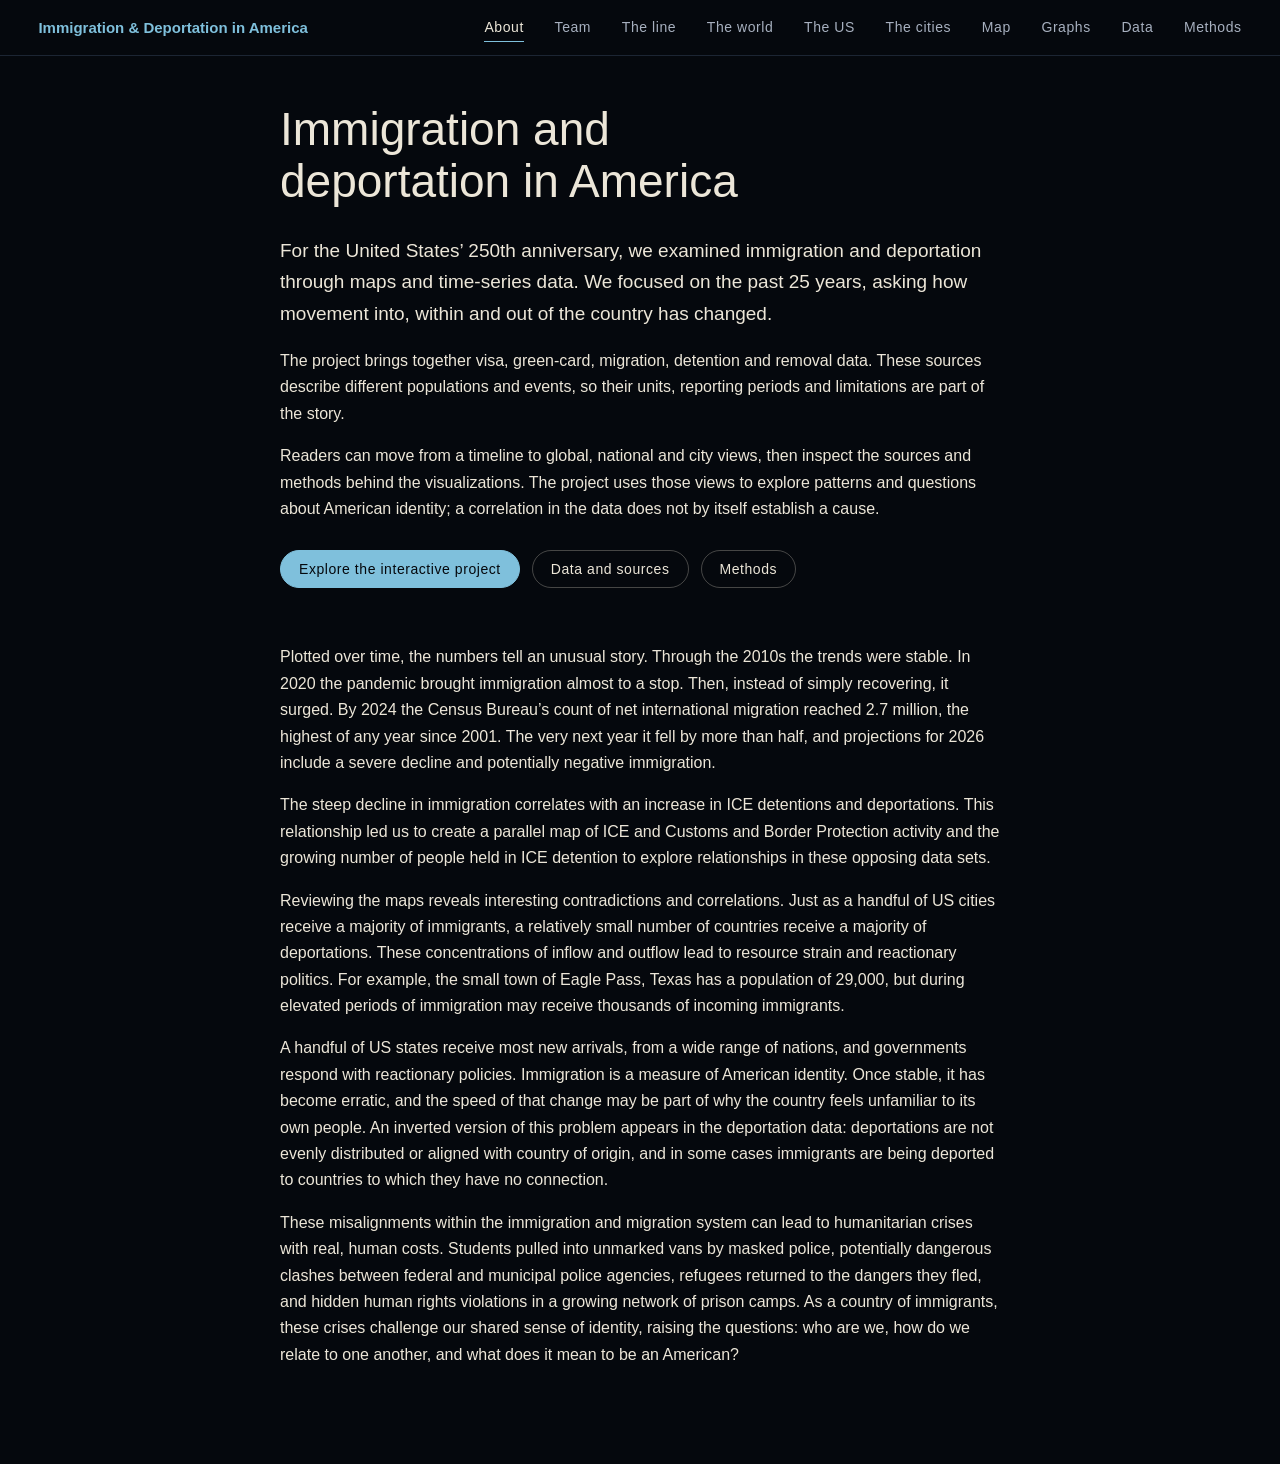
<file: index.html>
<!doctype html>
<html lang="en"><head><meta charset="utf-8"><meta name="viewport" content="width=device-width,initial-scale=1">
<title>Immigration &amp; Deportation in America, 2026</title>
<meta name="description" content="Twenty-five years of immigration and deportation in the United States, mapped and graphed from government data.">
<link rel="stylesheet" href="css/site.css?v=20261027a">
<style>
.page .actions{display:flex;flex-wrap:wrap;gap:12px;margin:28px 0 56px}
.page .actions a.btn{font:400 14px/1 var(--font);letter-spacing:.04em;text-decoration:none;color:var(--ink);padding:11px 18px;border:1px solid rgba(236,230,216,.28);border-radius:99px;transition:background .25s,color .25s,border-color .25s}
.page .actions a.btn.primary{background:var(--blue);border-color:var(--blue);color:var(--bg)}
.page .actions a.btn:hover{background:var(--ink);border-color:var(--ink);color:var(--bg)}
.page .actions a.btn:focus-visible{outline:2px solid var(--blue);outline-offset:3px}
</style></head><body>
<nav class="nav" aria-label="Site"><a class="back" href="https://anqiwang.framer.website/all-projects" hidden>← Portfolio</a><a class="brand" href="index.html">Immigration &amp; Deportation in America</a>
<ul><li><a class="link" href="index.html" aria-current="page">About</a></li><li><a class="link" href="team.html">Team</a></li><li><a class="link" href="artifact.html#line" data-c="line">The line</a></li><li><a class="link" href="artifact.html#world" data-c="world">The world</a></li><li><a class="link" href="artifact.html#us" data-c="us">The US</a></li><li><a class="link" href="artifact.html#city" data-c="city">The cities</a></li><li><a class="link" href="map.html">Map</a></li><li><a class="link" href="graphs.html">Graphs</a></li><li><a class="link" href="data.html">Data</a></li><li><a class="link" href="methods.html">Methods</a></li></ul></nav><script>/* a visitor who came from the portfolio keeps a way back to it on every page */(function(){try{if(/anqiwang\.framer\.website/.test(document.referrer))sessionStorage.setItem("wawFromPortfolio","1");if(sessionStorage.getItem("wawFromPortfolio"))document.querySelector(".nav .back").hidden=false}catch(e){}})()</script>
<main class="page">
<h1>Immigration and deportation in America</h1>

<p class="lede">For the United States’ 250th anniversary, we examined immigration and deportation through maps and time-series data. We focused on the past 25 years, asking how movement into, within and out of the country has changed.</p>
<p>The project brings together visa, green-card, migration, detention and removal data. These sources describe different populations and events, so their units, reporting periods and limitations are part of the story.</p>
<p>Readers can move from a timeline to global, national and city views, then inspect the sources and methods behind the visualizations. The project uses those views to explore patterns and questions about American identity; a correlation in the data does not by itself establish a cause.</p>
<p class="actions"><a class="btn primary" href="artifact.html">Explore the interactive project</a><a class="btn" href="data.html">Data and sources</a><a class="btn" href="methods.html">Methods</a></p>

<p>Plotted over time, the numbers tell an unusual story. Through the 2010s the trends were stable. In 2020 the pandemic brought immigration almost to a stop. Then, instead of simply recovering, it surged. By 2024 the Census Bureau’s count of net international migration reached 2.7 million, the highest of any year since 2001. The very next year it fell by more than half, and projections for 2026 include a severe decline and potentially negative immigration.</p>
<p>The steep decline in immigration correlates with an increase in ICE detentions and deportations. This relationship led us to create a parallel map of ICE and Customs and Border Protection activity and the growing number of people held in ICE detention to explore relationships in these opposing data sets.</p>
<p>Reviewing the maps reveals interesting contradictions and correlations. Just as a handful of US cities receive a majority of immigrants, a relatively small number of countries receive a majority of deportations. These concentrations of inflow and outflow lead to resource strain and reactionary politics. For example, the small town of Eagle Pass, Texas has a population of 29,000, but during elevated periods of immigration may receive thousands of incoming immigrants.</p>
<p>A handful of US states receive most new arrivals, from a wide range of nations, and governments respond with reactionary policies. Immigration is a measure of American identity. Once stable, it has become erratic, and the speed of that change may be part of why the country feels unfamiliar to its own people. An inverted version of this problem appears in the deportation data: deportations are not evenly distributed or aligned with country of origin, and in some cases immigrants are being deported to countries to which they have no connection.</p>
<p>These misalignments within the immigration and migration system can lead to humanitarian crises with real, human costs. Students pulled into unmarked vans by masked police, potentially dangerous clashes between federal and municipal police agencies, refugees returned to the dangers they fled, and hidden human rights violations in a growing network of prison camps. As a country of immigrants, these crises challenge our shared sense of identity, raising the questions: who are we, how do we relate to one another, and what does it mean to be an American?</p>

</main>
</body></html>
</file>
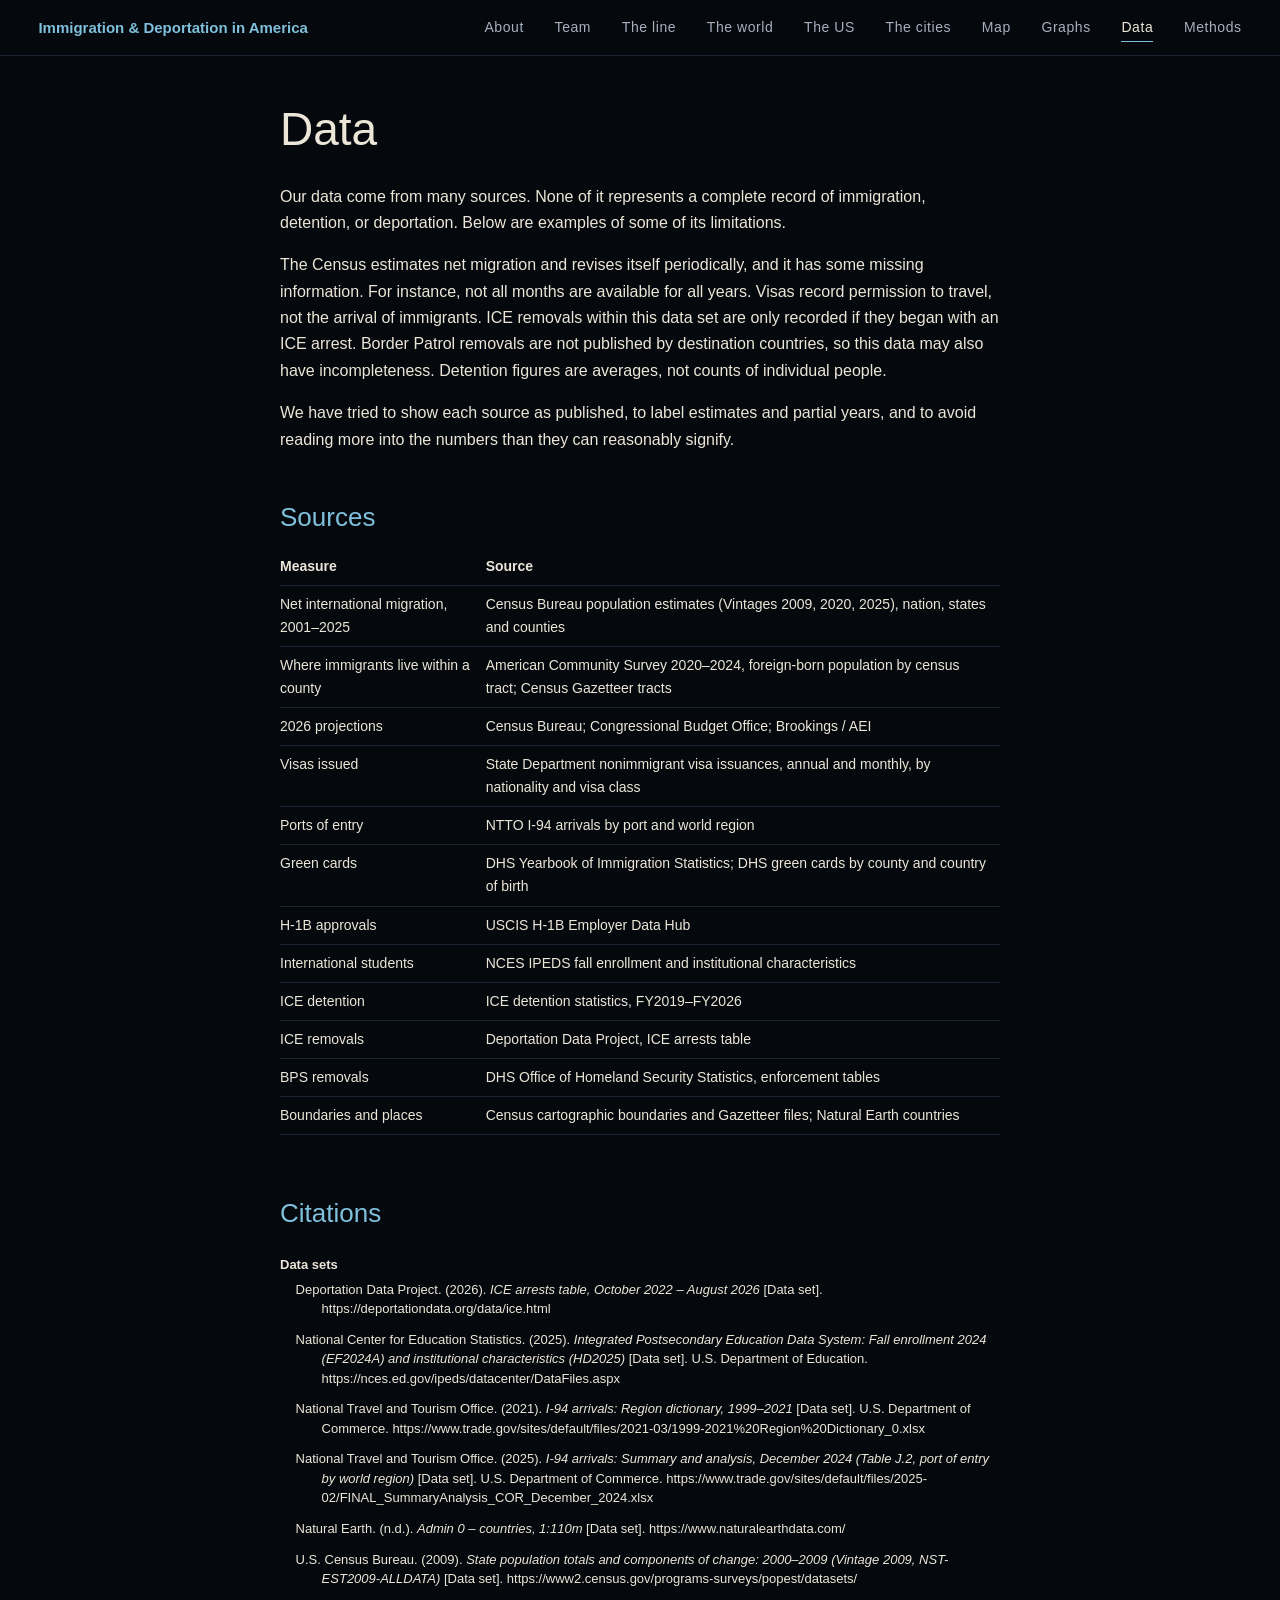
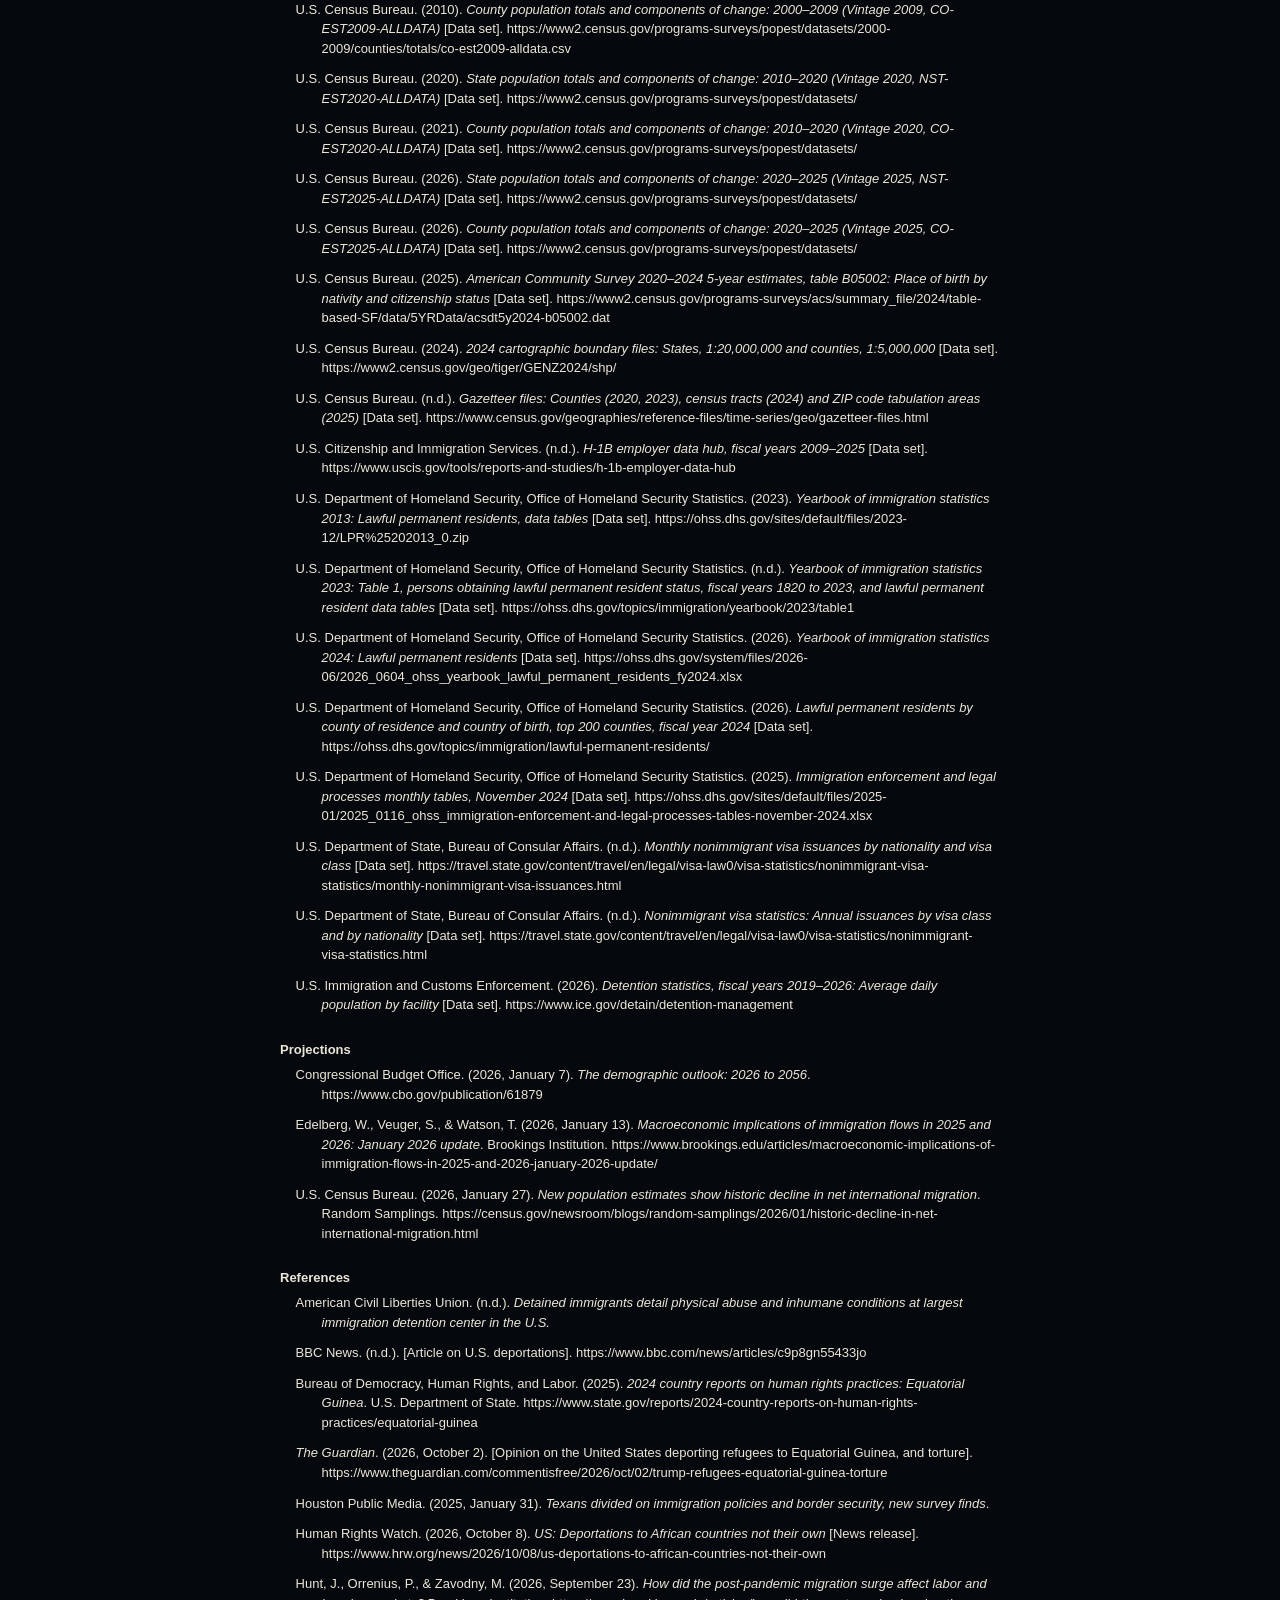
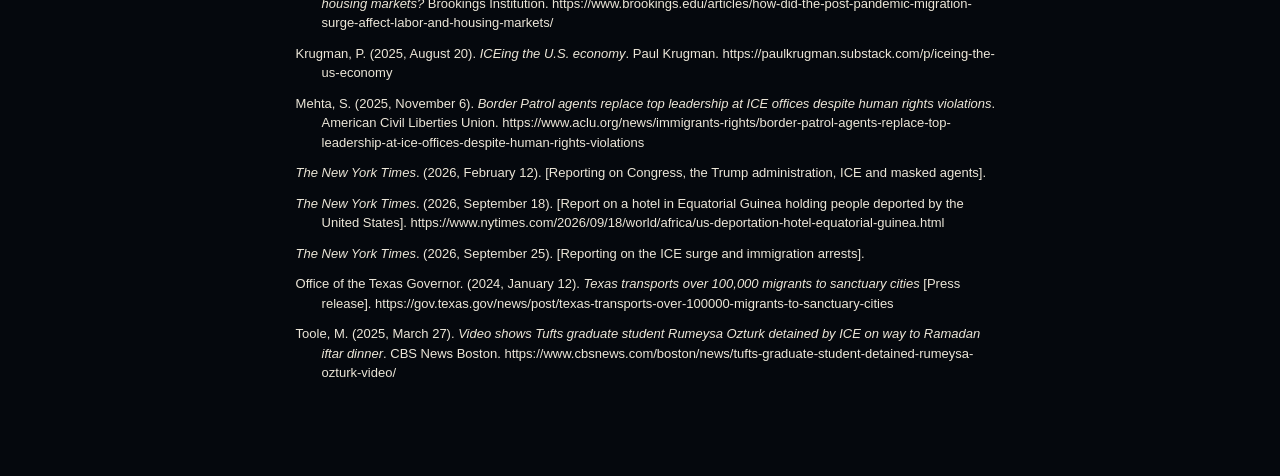
<file: data.html>
<!doctype html>
<html lang="en"><head><meta charset="utf-8"><meta name="viewport" content="width=device-width,initial-scale=1">
<title>Data · Immigration &amp; Deportation in America</title>
<link rel="stylesheet" href="css/site.css?v=20261027a">
<style>
.refs{list-style:none;padding:0;margin:0 0 1em}
.cites{font-size:13px;line-height:1.5}.cites h3{font-size:13px}   /* the citations, in smaller type */
.refs li{padding-left:2em;text-indent:-2em;margin:0 0 .85em;overflow-wrap:anywhere}   /* APA hanging indent */
.use{width:100%;border-collapse:collapse;font-size:14px;margin:0 0 1em}
.use th,.use td{text-align:left;vertical-align:top;padding:7px 10px 7px 0;border-bottom:1px solid var(--rule)}
.use th{font-weight:700;color:var(--ink)}
.tw{overflow-x:auto}
</style></head><body>
<nav class="nav" aria-label="Site"><a class="back" href="https://anqiwang.framer.website/all-projects" hidden>← Portfolio</a><a class="brand" href="index.html">Immigration &amp; Deportation in America</a>
<ul><li><a class="link" href="index.html">About</a></li><li><a class="link" href="team.html">Team</a></li><li><a class="link" href="artifact.html#line" data-c="line">The line</a></li><li><a class="link" href="artifact.html#world" data-c="world">The world</a></li><li><a class="link" href="artifact.html#us" data-c="us">The US</a></li><li><a class="link" href="artifact.html#city" data-c="city">The cities</a></li><li><a class="link" href="map.html">Map</a></li><li><a class="link" href="graphs.html">Graphs</a></li><li><a class="link" href="data.html" aria-current="page">Data</a></li><li><a class="link" href="methods.html">Methods</a></li></ul></nav><script>/* a visitor who came from the portfolio keeps a way back to it on every page */(function(){try{if(/anqiwang\.framer\.website/.test(document.referrer))sessionStorage.setItem("wawFromPortfolio","1");if(sessionStorage.getItem("wawFromPortfolio"))document.querySelector(".nav .back").hidden=false}catch(e){}})()</script>
<main class="page">
<h1>Data</h1>
<p>Our data come from many sources. None of it represents a complete record of immigration, detention, or deportation. Below are examples of some of its limitations.</p>
<p>The Census estimates net migration and revises itself periodically, and it has some missing information. For instance, not all months are available for all years. Visas record permission to travel, not the arrival of immigrants. ICE removals within this data set are only recorded if they began with an ICE arrest. Border Patrol removals are not published by destination countries, so this data may also have incompleteness. Detention figures are averages, not counts of individual people.</p>
<p>We have tried to show each source as published, to label estimates and partial years, and to avoid reading more into the numbers than they can reasonably signify.</p>

<h2>Sources</h2>
<div class="tw"><table class="use">
<tr><th>Measure</th><th>Source</th></tr>
<tr><td>Net international migration, 2001–2025</td><td>Census Bureau population estimates (Vintages 2009, 2020, 2025), nation, states and counties</td></tr>
<tr><td>Where immigrants live within a county</td><td>American Community Survey 2020–2024, foreign-born population by census tract; Census Gazetteer tracts</td></tr>
<tr><td>2026 projections</td><td>Census Bureau; Congressional Budget Office; Brookings / AEI</td></tr>
<tr><td>Visas issued</td><td>State Department nonimmigrant visa issuances, annual and monthly, by nationality and visa class</td></tr>
<tr><td>Ports of entry</td><td>NTTO I-94 arrivals by port and world region</td></tr>
<tr><td>Green cards</td><td>DHS Yearbook of Immigration Statistics; DHS green cards by county and country of birth</td></tr>
<tr><td>H-1B approvals</td><td>USCIS H-1B Employer Data Hub</td></tr>
<tr><td>International students</td><td>NCES IPEDS fall enrollment and institutional characteristics</td></tr>
<tr><td>ICE detention</td><td>ICE detention statistics, FY2019–FY2026</td></tr>
<tr><td>ICE removals</td><td>Deportation Data Project, ICE arrests table</td></tr>
<tr><td>BPS removals</td><td>DHS Office of Homeland Security Statistics, enforcement tables</td></tr>
<tr><td>Boundaries and places</td><td>Census cartographic boundaries and Gazetteer files; Natural Earth countries</td></tr>
</table></div>

<h2>Citations</h2>
<div class="cites">
<h3>Data sets</h3>
<ul class="refs">
<li>Deportation Data Project. (2026). <i>ICE arrests table, October 2022 – August 2026</i> [Data set]. https://deportationdata.org/data/ice.html</li>
<li>National Center for Education Statistics. (2025). <i>Integrated Postsecondary Education Data System: Fall enrollment 2024 (EF2024A) and institutional characteristics (HD2025)</i> [Data set]. U.S. Department of Education. https://nces.ed.gov/ipeds/datacenter/DataFiles.aspx</li>
<li>National Travel and Tourism Office. (2021). <i>I-94 arrivals: Region dictionary, 1999–2021</i> [Data set]. U.S. Department of Commerce. https://www.trade.gov/sites/default/files/2021-03/1999-2021%20Region%20Dictionary_0.xlsx</li>
<li>National Travel and Tourism Office. (2025). <i>I-94 arrivals: Summary and analysis, December 2024 (Table J.2, port of entry by world region)</i> [Data set]. U.S. Department of Commerce. https://www.trade.gov/sites/default/files/2025-02/FINAL_SummaryAnalysis_COR_December_2024.xlsx</li>
<li>Natural Earth. (n.d.). <i>Admin 0 – countries, 1:110m</i> [Data set]. https://www.naturalearthdata.com/</li>
<li>U.S. Census Bureau. (2009). <i>State population totals and components of change: 2000–2009 (Vintage 2009, NST-EST2009-ALLDATA)</i> [Data set]. https://www2.census.gov/programs-surveys/popest/datasets/</li>
<li>U.S. Census Bureau. (2010). <i>County population totals and components of change: 2000–2009 (Vintage 2009, CO-EST2009-ALLDATA)</i> [Data set]. https://www2.census.gov/programs-surveys/popest/datasets/2000-2009/counties/totals/co-est2009-alldata.csv</li>
<li>U.S. Census Bureau. (2020). <i>State population totals and components of change: 2010–2020 (Vintage 2020, NST-EST2020-ALLDATA)</i> [Data set]. https://www2.census.gov/programs-surveys/popest/datasets/</li>
<li>U.S. Census Bureau. (2021). <i>County population totals and components of change: 2010–2020 (Vintage 2020, CO-EST2020-ALLDATA)</i> [Data set]. https://www2.census.gov/programs-surveys/popest/datasets/</li>
<li>U.S. Census Bureau. (2026). <i>State population totals and components of change: 2020–2025 (Vintage 2025, NST-EST2025-ALLDATA)</i> [Data set]. https://www2.census.gov/programs-surveys/popest/datasets/</li>
<li>U.S. Census Bureau. (2026). <i>County population totals and components of change: 2020–2025 (Vintage 2025, CO-EST2025-ALLDATA)</i> [Data set]. https://www2.census.gov/programs-surveys/popest/datasets/</li>
<li>U.S. Census Bureau. (2025). <i>American Community Survey 2020–2024 5-year estimates, table B05002: Place of birth by nativity and citizenship status</i> [Data set]. https://www2.census.gov/programs-surveys/acs/summary_file/2024/table-based-SF/data/5YRData/acsdt5y2024-b05002.dat</li>
<li>U.S. Census Bureau. (2024). <i>2024 cartographic boundary files: States, 1:20,000,000 and counties, 1:5,000,000</i> [Data set]. https://www2.census.gov/geo/tiger/GENZ2024/shp/</li>
<li>U.S. Census Bureau. (n.d.). <i>Gazetteer files: Counties (2020, 2023), census tracts (2024) and ZIP code tabulation areas (2025)</i> [Data set]. https://www.census.gov/geographies/reference-files/time-series/geo/gazetteer-files.html</li>
<li>U.S. Citizenship and Immigration Services. (n.d.). <i>H-1B employer data hub, fiscal years 2009–2025</i> [Data set]. https://www.uscis.gov/tools/reports-and-studies/h-1b-employer-data-hub</li>
<li>U.S. Department of Homeland Security, Office of Homeland Security Statistics. (2023). <i>Yearbook of immigration statistics 2013: Lawful permanent residents, data tables</i> [Data set]. https://ohss.dhs.gov/sites/default/files/2023-12/LPR%25202013_0.zip</li>
<li>U.S. Department of Homeland Security, Office of Homeland Security Statistics. (n.d.). <i>Yearbook of immigration statistics 2023: Table 1, persons obtaining lawful permanent resident status, fiscal years 1820 to 2023, and lawful permanent resident data tables</i> [Data set]. https://ohss.dhs.gov/topics/immigration/yearbook/2023/table1</li>
<li>U.S. Department of Homeland Security, Office of Homeland Security Statistics. (2026). <i>Yearbook of immigration statistics 2024: Lawful permanent residents</i> [Data set]. https://ohss.dhs.gov/system/files/2026-06/2026_0604_ohss_yearbook_lawful_permanent_residents_fy2024.xlsx</li>
<li>U.S. Department of Homeland Security, Office of Homeland Security Statistics. (2026). <i>Lawful permanent residents by county of residence and country of birth, top 200 counties, fiscal year 2024</i> [Data set]. https://ohss.dhs.gov/topics/immigration/lawful-permanent-residents/</li>
<li>U.S. Department of Homeland Security, Office of Homeland Security Statistics. (2025). <i>Immigration enforcement and legal processes monthly tables, November 2024</i> [Data set]. https://ohss.dhs.gov/sites/default/files/2025-01/2025_0116_ohss_immigration-enforcement-and-legal-processes-tables-november-2024.xlsx</li>
<li>U.S. Department of State, Bureau of Consular Affairs. (n.d.). <i>Monthly nonimmigrant visa issuances by nationality and visa class</i> [Data set]. https://travel.state.gov/content/travel/en/legal/visa-law0/visa-statistics/nonimmigrant-visa-statistics/monthly-nonimmigrant-visa-issuances.html</li>
<li>U.S. Department of State, Bureau of Consular Affairs. (n.d.). <i>Nonimmigrant visa statistics: Annual issuances by visa class and by nationality</i> [Data set]. https://travel.state.gov/content/travel/en/legal/visa-law0/visa-statistics/nonimmigrant-visa-statistics.html</li>
<li>U.S. Immigration and Customs Enforcement. (2026). <i>Detention statistics, fiscal years 2019–2026: Average daily population by facility</i> [Data set]. https://www.ice.gov/detain/detention-management</li>
</ul>

<h3>Projections</h3>
<ul class="refs">
<li>Congressional Budget Office. (2026, January 7). <i>The demographic outlook: 2026 to 2056</i>. https://www.cbo.gov/publication/61879</li>
<li>Edelberg, W., Veuger, S., &amp; Watson, T. (2026, January 13). <i>Macroeconomic implications of immigration flows in 2025 and 2026: January 2026 update</i>. Brookings Institution. https://www.brookings.edu/articles/macroeconomic-implications-of-immigration-flows-in-2025-and-2026-january-2026-update/</li>
<li>U.S. Census Bureau. (2026, January 27). <i>New population estimates show historic decline in net international migration</i>. Random Samplings. https://census.gov/newsroom/blogs/random-samplings/2026/01/historic-decline-in-net-international-migration.html</li>
</ul>

<h3>References</h3>
<ul class="refs">
<li>American Civil Liberties Union. (n.d.). <i>Detained immigrants detail physical abuse and inhumane conditions at largest immigration detention center in the U.S.</i></li>
<li>BBC News. (n.d.). [Article on U.S. deportations]. https://www.bbc.com/news/articles/c9p8gn55433jo</li>
<li>Bureau of Democracy, Human Rights, and Labor. (2025). <i>2024 country reports on human rights practices: Equatorial Guinea</i>. U.S. Department of State. https://www.state.gov/reports/2024-country-reports-on-human-rights-practices/equatorial-guinea</li>
<li><i>The Guardian</i>. (2026, October 2). [Opinion on the United States deporting refugees to Equatorial Guinea, and torture]. https://www.theguardian.com/commentisfree/2026/oct/02/trump-refugees-equatorial-guinea-torture</li>
<li>Houston Public Media. (2025, January 31). <i>Texans divided on immigration policies and border security, new survey finds</i>.</li>
<li>Human Rights Watch. (2026, October 8). <i>US: Deportations to African countries not their own</i> [News release]. https://www.hrw.org/news/2026/10/08/us-deportations-to-african-countries-not-their-own</li>
<li>Hunt, J., Orrenius, P., &amp; Zavodny, M. (2026, September 23). <i>How did the post-pandemic migration surge affect labor and housing markets?</i> Brookings Institution. https://www.brookings.edu/articles/how-did-the-post-pandemic-migration-surge-affect-labor-and-housing-markets/</li>
<li>Krugman, P. (2025, August 20). <i>ICEing the U.S. economy</i>. Paul Krugman. https://paulkrugman.substack.com/p/iceing-the-us-economy</li>
<li>Mehta, S. (2025, November 6). <i>Border Patrol agents replace top leadership at ICE offices despite human rights violations</i>. American Civil Liberties Union. https://www.aclu.org/news/immigrants-rights/border-patrol-agents-replace-top-leadership-at-ice-offices-despite-human-rights-violations</li>
<li><i>The New York Times</i>. (2026, February 12). [Reporting on Congress, the Trump administration, ICE and masked agents].</li>
<li><i>The New York Times</i>. (2026, September 18). [Report on a hotel in Equatorial Guinea holding people deported by the United States]. https://www.nytimes.com/2026/09/18/world/africa/us-deportation-hotel-equatorial-guinea.html</li>
<li><i>The New York Times</i>. (2026, September 25). [Reporting on the ICE surge and immigration arrests].</li>
<li>Office of the Texas Governor. (2024, January 12). <i>Texas transports over 100,000 migrants to sanctuary cities</i> [Press release]. https://gov.texas.gov/news/post/texas-transports-over-100000-migrants-to-sanctuary-cities</li>
<li>Toole, M. (2025, March 27). <i>Video shows Tufts graduate student Rumeysa Ozturk detained by ICE on way to Ramadan iftar dinner</i>. CBS News Boston. https://www.cbsnews.com/boston/news/tufts-graduate-student-detained-rumeysa-ozturk-video/</li>
</ul>
</div>
</main>
</body></html>
</file>
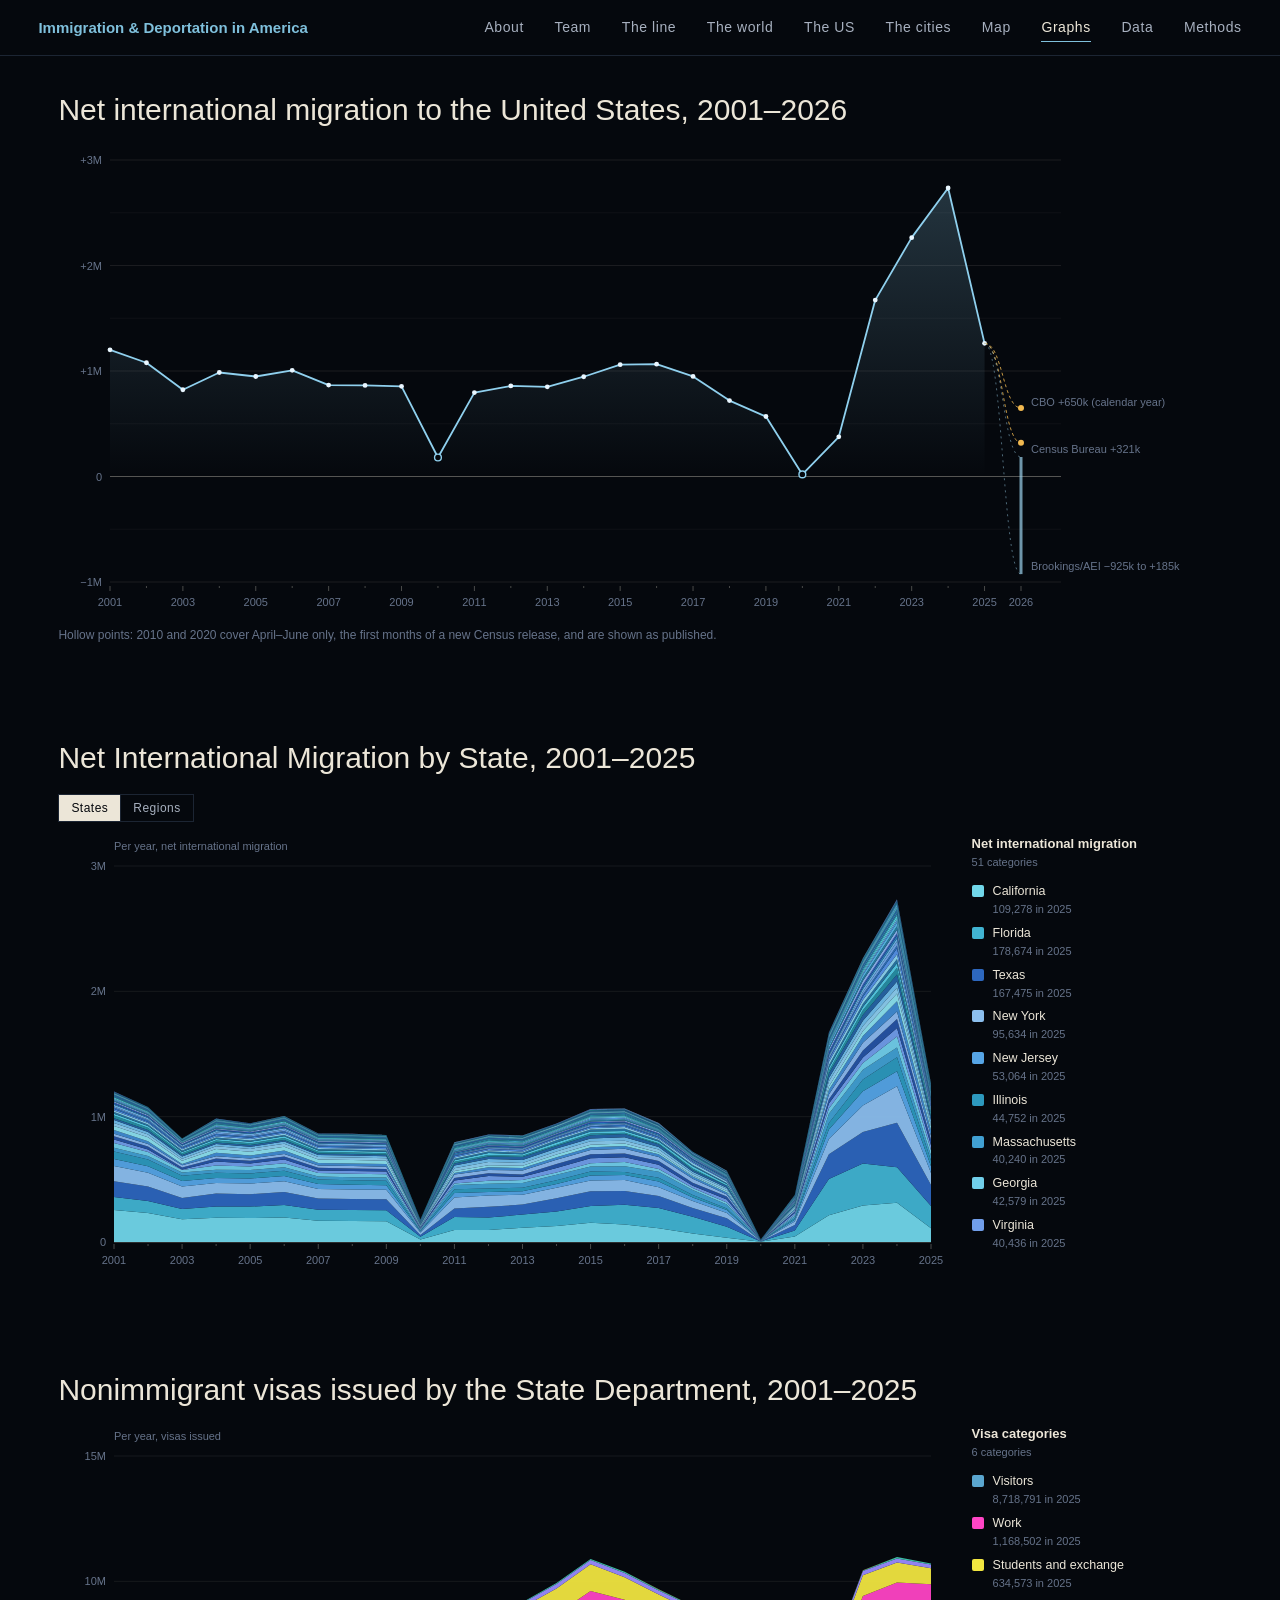
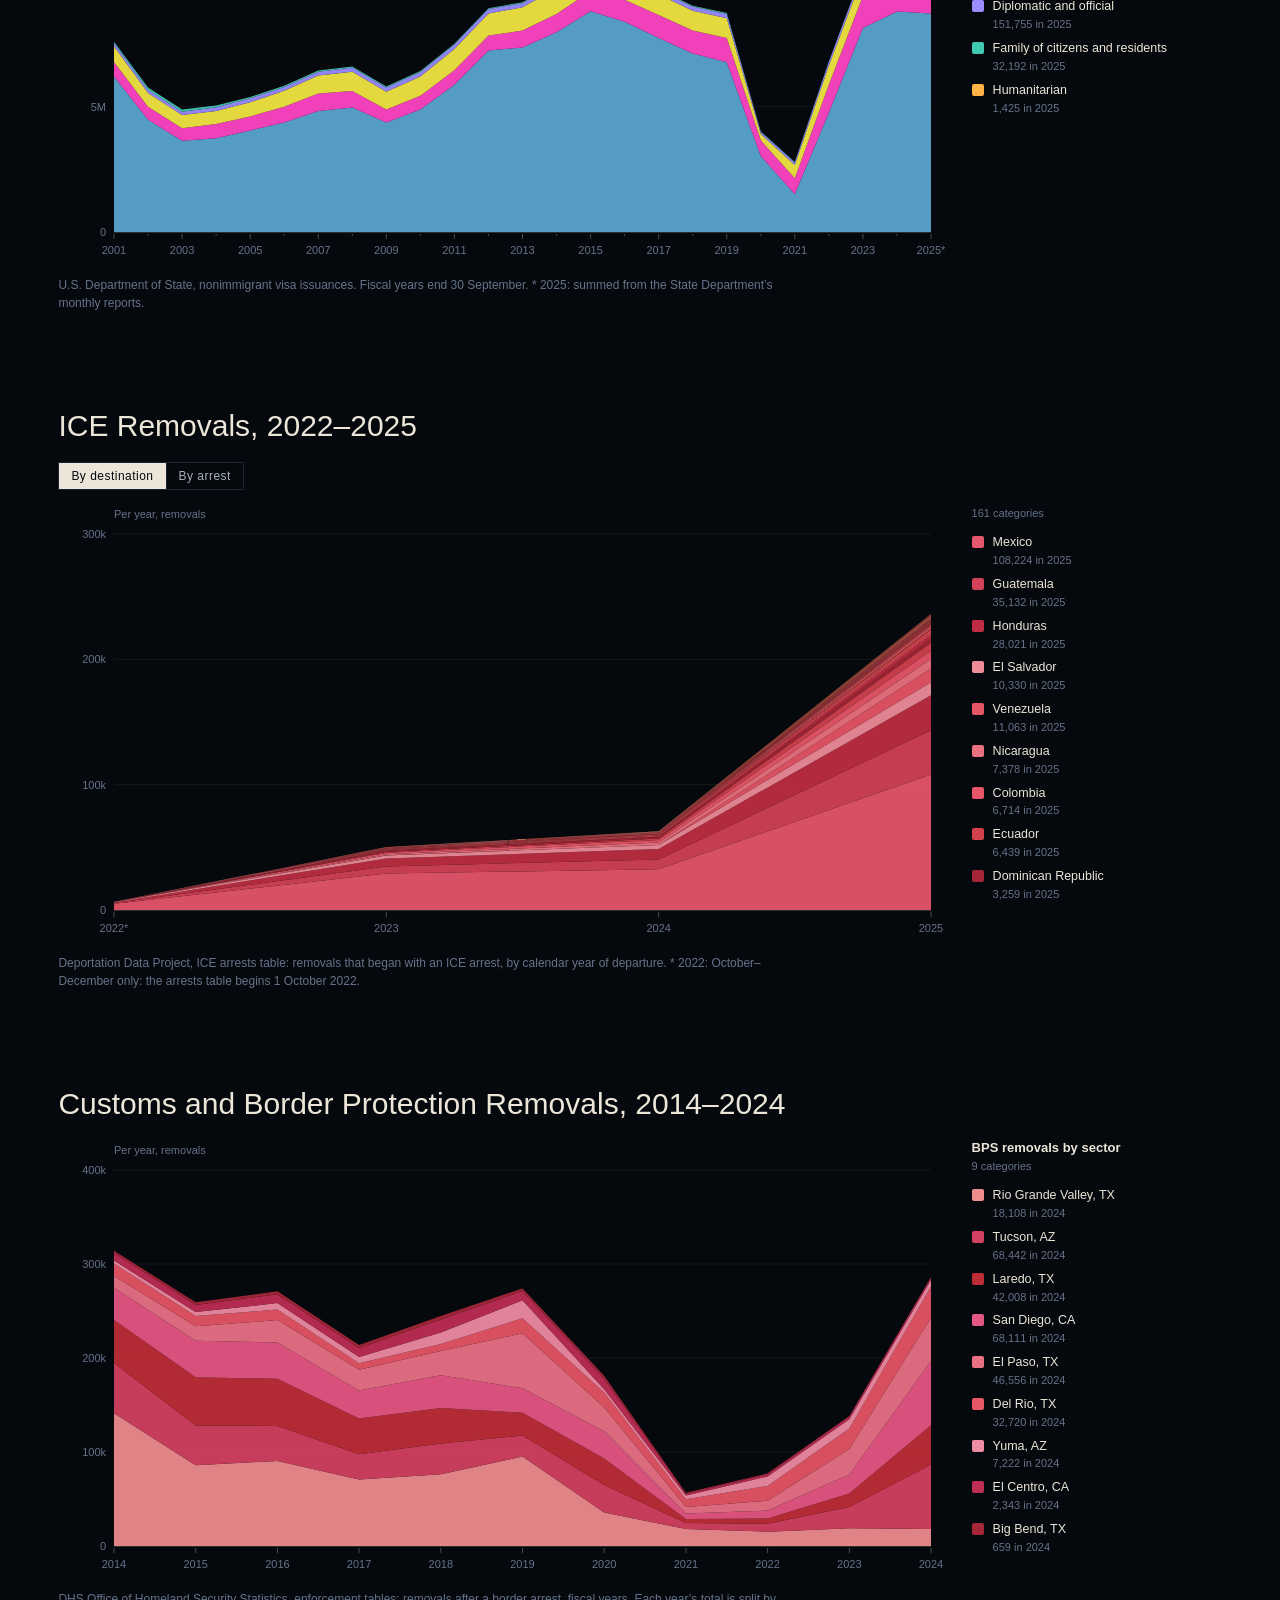
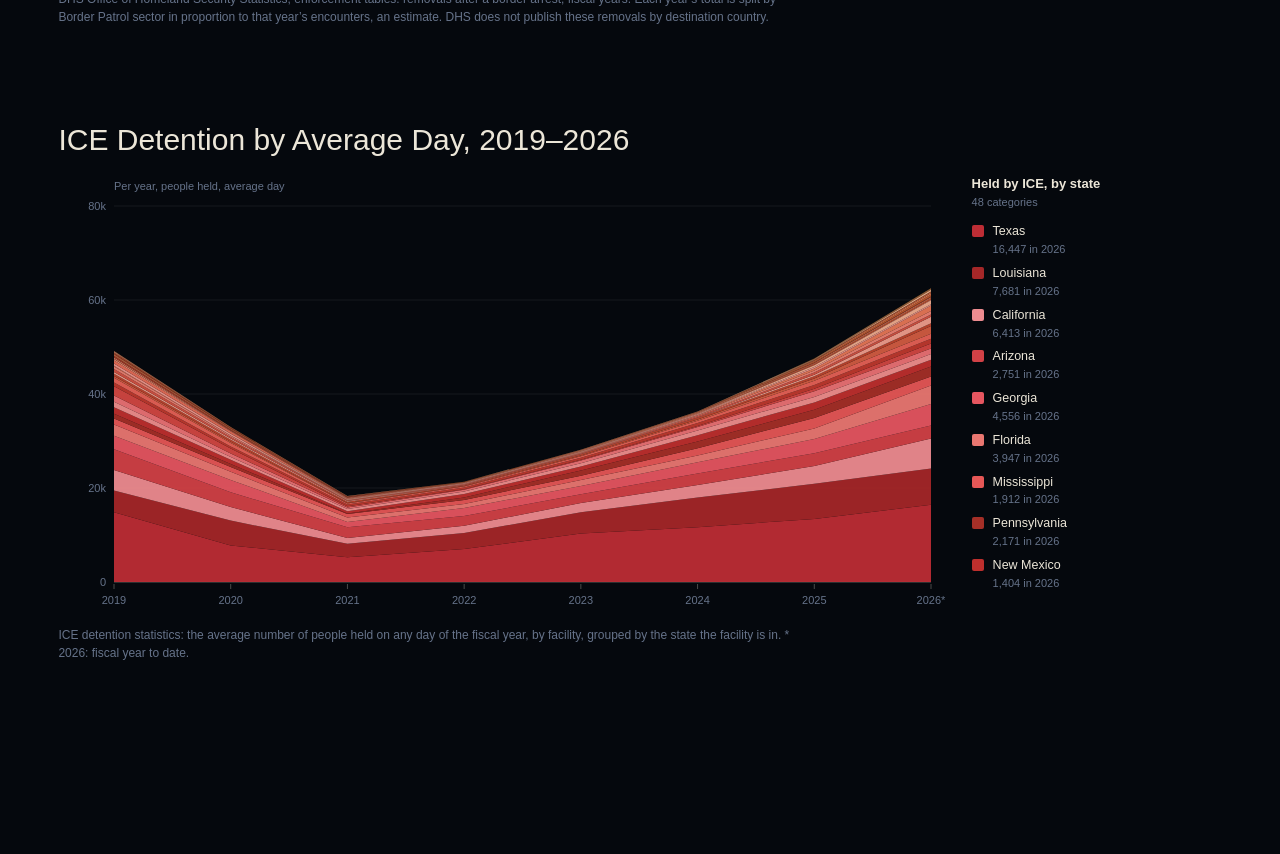
<file: graphs.html>
<!doctype html>
<html lang="en"><head><meta charset="utf-8"><meta name="viewport" content="width=device-width,initial-scale=1">
<title>Graphs · Immigration &amp; Deportation in America</title>
<link rel="stylesheet" href="css/site.css?v=20261027a"><link rel="stylesheet" href="css/graphs.css?v=20261010b"></head><body class="dark">
<nav class="nav" aria-label="Site"><a class="back" href="https://anqiwang.framer.website/all-projects" hidden>← Portfolio</a><a class="brand" href="index.html">Immigration &amp; Deportation in America</a>
<ul><li><a class="link" href="index.html">About</a></li><li><a class="link" href="team.html">Team</a></li><li><a class="link" href="artifact.html#line" data-c="line">The line</a></li><li><a class="link" href="artifact.html#world" data-c="world">The world</a></li><li><a class="link" href="artifact.html#us" data-c="us">The US</a></li><li><a class="link" href="artifact.html#city" data-c="city">The cities</a></li><li><a class="link" href="map.html">Map</a></li><li><a class="link" href="graphs.html" aria-current="page">Graphs</a></li><li><a class="link" href="data.html">Data</a></li><li><a class="link" href="methods.html">Methods</a></li></ul></nav><script>/* a visitor who came from the portfolio keeps a way back to it on every page */(function(){try{if(/anqiwang\.framer\.website/.test(document.referrer))sessionStorage.setItem("wawFromPortfolio","1");if(sessionStorage.getItem("wawFromPortfolio"))document.querySelector(".nav .back").hidden=false}catch(e){}})()</script>
<main class="graphs">

<section class="g" id="line">
<h1>Net international migration to the United States, 2001–2026</h1>
<div class="chart" id="lineChart"></div>
<p class="note">Hollow points: 2010 and 2020 cover April–June only, the first months of a new Census release, and are shown as published.</p>
</section>

<section class="g stack" id="census">
<h2>Net International Migration by State, 2001–2025</h2>
</section>

<section class="g stack" id="visas">
<h2>Nonimmigrant visas issued by the State Department, 2001–2025</h2>
</section>

<section class="g stack" id="ice">
<h2>ICE Removals, 2022–2025</h2>
</section>

<section class="g stack" id="bps">
<h2>Customs and Border Protection Removals, 2014–2024</h2>
</section>

<section class="g stack" id="det">
<h2>ICE Detention by Average Day, 2019–2026</h2>
</section>

</main>
<script src="scripts/load.js?v=20261010b" data-v="20261010b" data-base=""
  data-json="NIMJ:data/census-net-migration-2001-2025.json,CENSUS:data/census-graph.json,VISAS:data/visa-classes.json,DEP:data/deportation.json"
  data-run="scripts/graphs.js"></script>
</body></html>
</file>
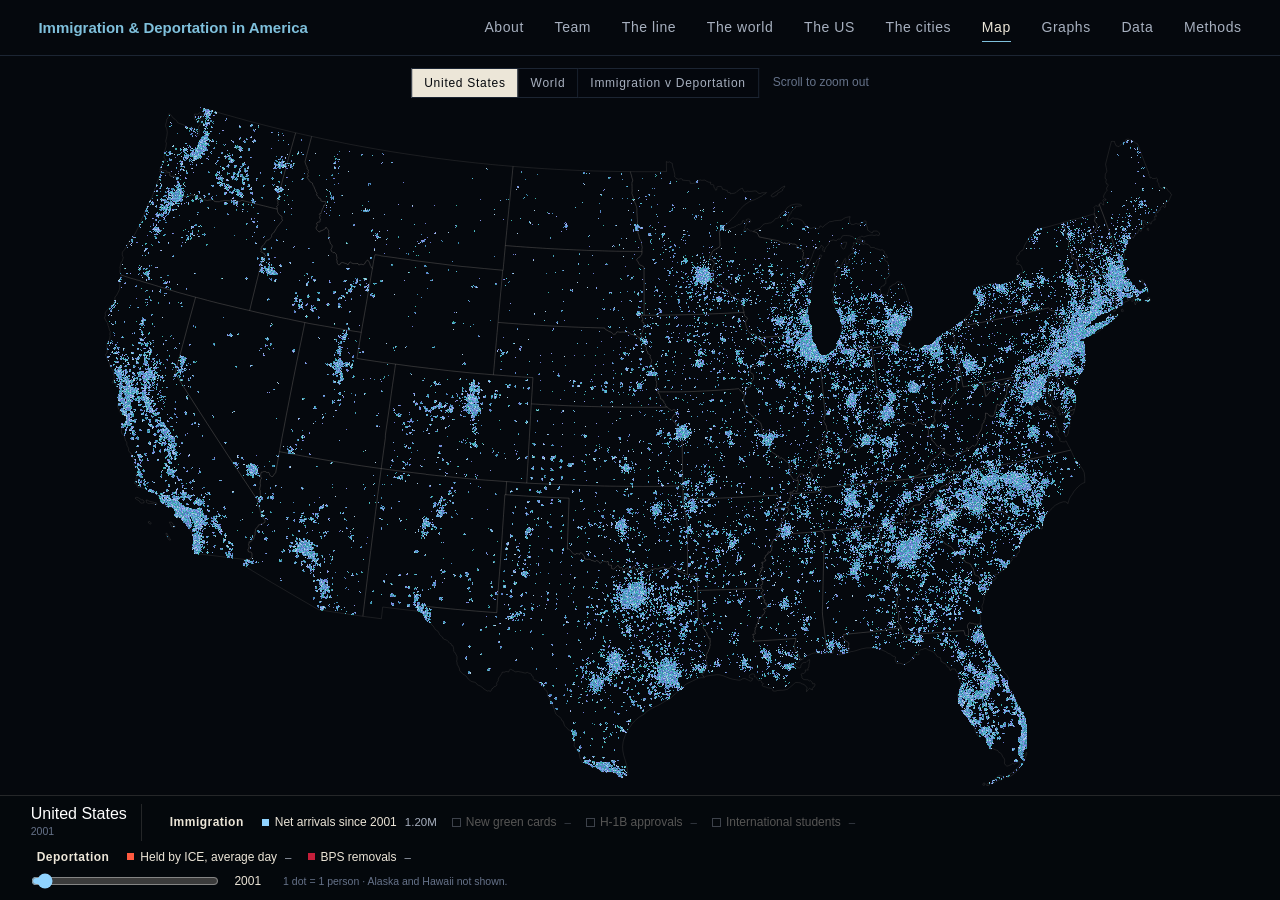
<file: map.html>
<!doctype html>
<html lang="en"><head><meta charset="utf-8"><meta name="viewport" content="width=device-width,initial-scale=1">
<title>Map · Immigration &amp; Deportation in America</title>
<link rel="stylesheet" href="css/site.css?v=20261027a"><link rel="stylesheet" href="css/map.css?v=20261010b"></head><body class="dark mappage">
<nav class="nav" aria-label="Site"><a class="back" href="https://anqiwang.framer.website/all-projects" hidden>← Portfolio</a><a class="brand" href="index.html">Immigration &amp; Deportation in America</a>
<ul><li><a class="link" href="index.html">About</a></li><li><a class="link" href="team.html">Team</a></li><li><a class="link" href="artifact.html#line" data-c="line">The line</a></li><li><a class="link" href="artifact.html#world" data-c="world">The world</a></li><li><a class="link" href="artifact.html#us" data-c="us">The US</a></li><li><a class="link" href="artifact.html#city" data-c="city">The cities</a></li><li><a class="link" href="map.html" aria-current="page">Map</a></li><li><a class="link" href="graphs.html">Graphs</a></li><li><a class="link" href="data.html">Data</a></li><li><a class="link" href="methods.html">Methods</a></li></ul></nav><script>/* a visitor who came from the portfolio keeps a way back to it on every page */(function(){try{if(/anqiwang\.framer\.website/.test(document.referrer))sessionStorage.setItem("wawFromPortfolio","1");if(sessionStorage.getItem("wawFromPortfolio"))document.querySelector(".nav .back").hidden=false}catch(e){}})()</script>

<script>/* embed mode (map.html?embed): the US map alone, inside the artifact's "The US" chapter; the site's navbar and the zoom levels are hidden, and scrolling never leaves the US */
if (/[?&]embed\b/.test(location.search)) { document.documentElement.classList.add("embed");
  addEventListener("wheel", e => { const dy = e.deltaY; if (typeof smSel === "undefined") return e.stopImmediatePropagation();
    if (smSel >= 0 || dy < 0 || USK > 1 + 1e-3) return;   /* in a state, zooming in, or zooming back out to 1x: the map's own zoom */
    e.preventDefault(); e.stopImmediatePropagation(); }, {passive: false, capture: true});
  addEventListener("keydown", e => { if (["-", "+", "=", "PageUp", "PageDown"].includes(e.key)) e.stopImmediatePropagation(); }, true); }
</script>
<style>html.embed{--nav-h:0px}html.embed .nav{display:none}html.embed #levels{visibility:hidden}</style>
<canvas id="gl" aria-hidden="true"></canvas>
<div id="states"><canvas id="smc" aria-label="Map of the United States: hover a state to highlight it, click it to see its immigration since 2001"></canvas><div id="smpanel" aria-live="polite"></div><div id="smtip"></div></div>
<canvas id="ov" aria-hidden="true"></canvas>

<div class="mui" id="levels" role="group" aria-label="Zoom level"><button type="button" data-z="0">United States</button><button type="button" data-z="1">World</button><button type="button" data-z="2">Immigration v Deportation</button><span id="hint">Scroll to zoom out</span></div>
<div class="mui" id="legend" aria-label="Map layers"><div id="legrows"></div>
  <div class="sc" id="scwrap"><input type="range" id="smscrub" min="2001" max="2025" step="0.01" value="2025" aria-label="Year"><b id="smyr">2025</b></div>
  <p id="legunit"></p></div>
<div class="mui" id="ctip" role="status"></div>
<div class="mui" id="cpanel" aria-live="polite"></div>
<p class="mui" id="loading">Loading the map…</p>

<script src="scripts/load.js?v=20261012a" data-v="20261012a" data-base=""
  data-json="D:data/core.json,STS:data/states.json,DET:data/ice-detention.json,LPRG:data/green-cards-2024-counties.json,LPRG_REST:data/green-cards-2024-rest.json,BP:data/bps-removals-2024.json,PORTS_R:data/visa-ports-by-region-2024.json"
  data-run="scripts/globe-core.js,scripts/map-layers.js,scripts/map.js"></script>
</body></html>
</file>
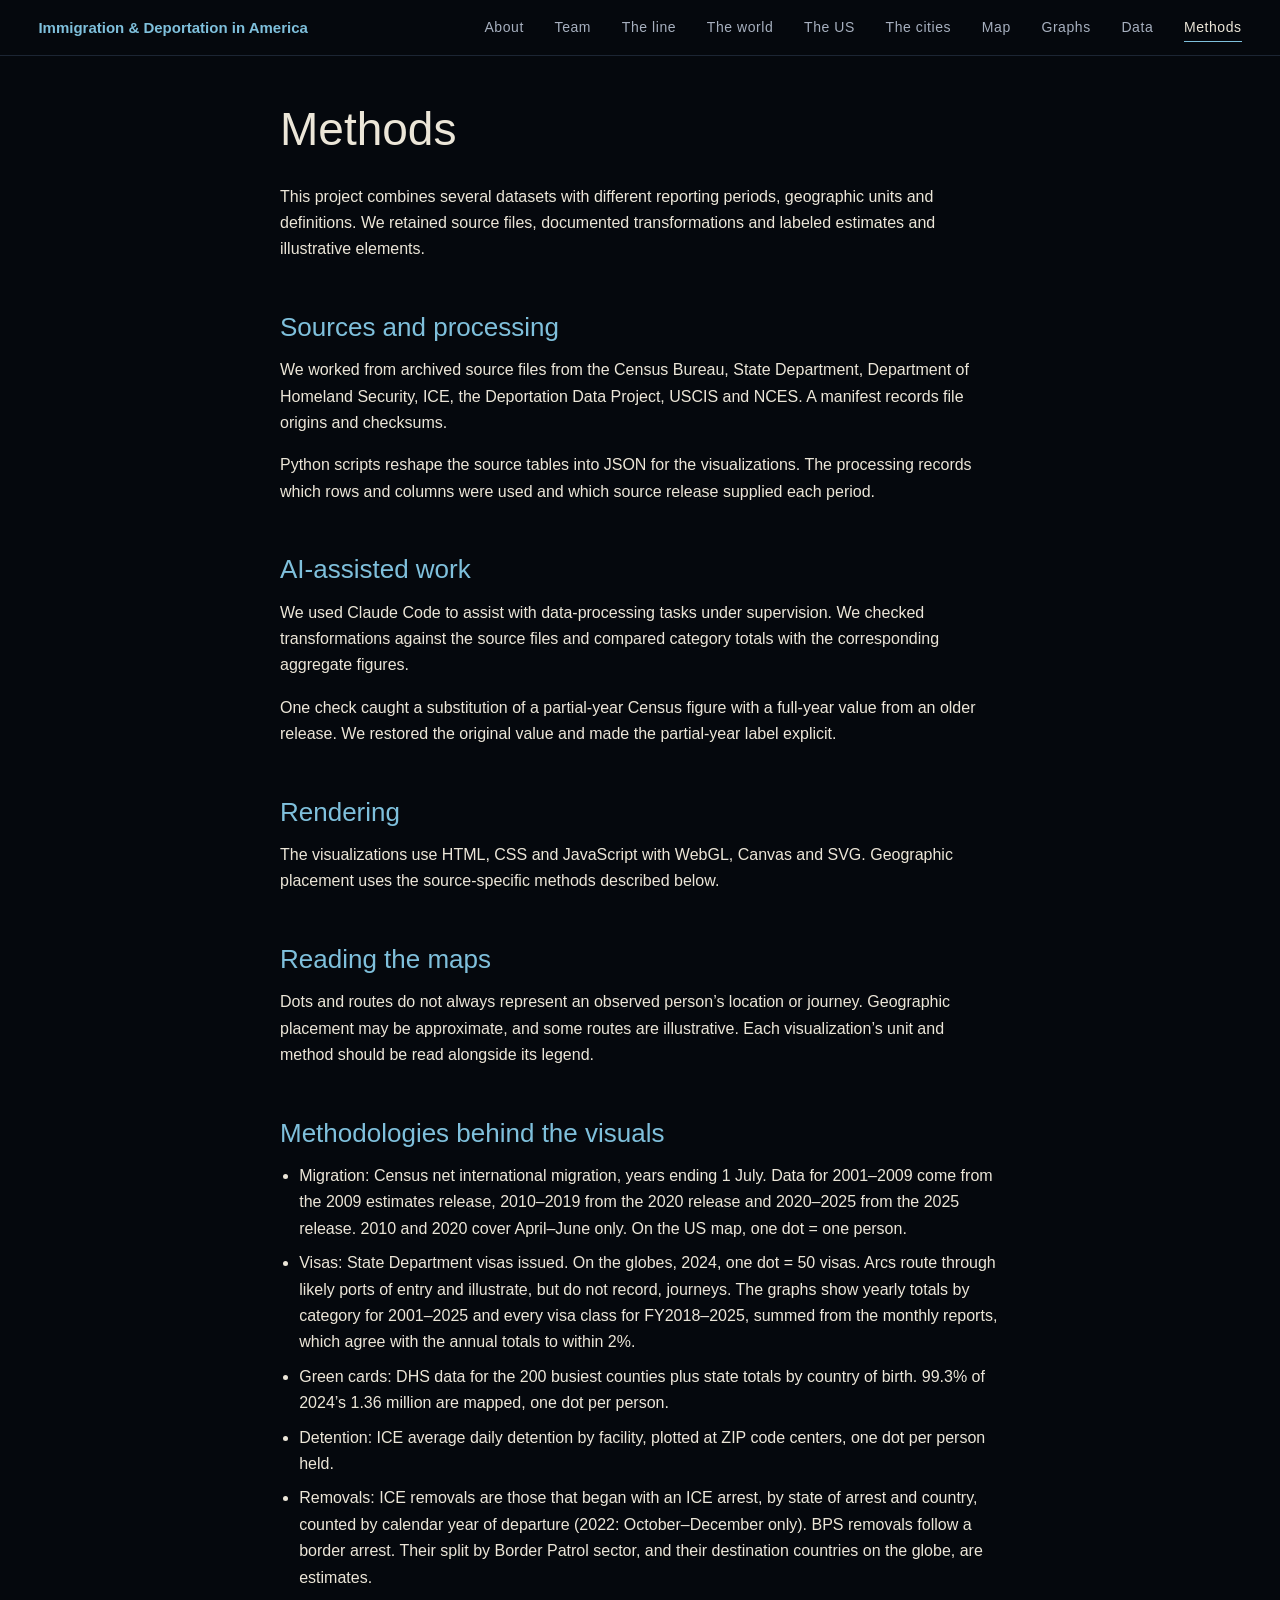
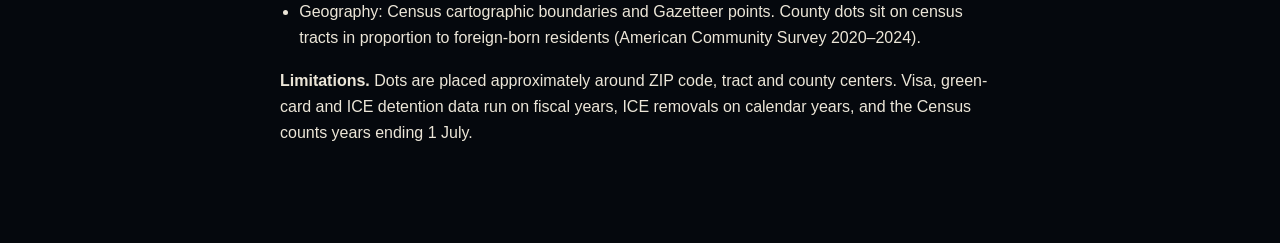
<file: methods.html>
<!doctype html>
<html lang="en"><head><meta charset="utf-8"><meta name="viewport" content="width=device-width,initial-scale=1">
<title>Methods · Immigration &amp; Deportation in America</title>
<link rel="stylesheet" href="css/site.css?v=20261027a"></head><body>
<nav class="nav" aria-label="Site"><a class="back" href="https://anqiwang.framer.website/all-projects" hidden>← Portfolio</a><a class="brand" href="index.html">Immigration &amp; Deportation in America</a>
<ul><li><a class="link" href="index.html">About</a></li><li><a class="link" href="team.html">Team</a></li><li><a class="link" href="artifact.html#line" data-c="line">The line</a></li><li><a class="link" href="artifact.html#world" data-c="world">The world</a></li><li><a class="link" href="artifact.html#us" data-c="us">The US</a></li><li><a class="link" href="artifact.html#city" data-c="city">The cities</a></li><li><a class="link" href="map.html">Map</a></li><li><a class="link" href="graphs.html">Graphs</a></li><li><a class="link" href="data.html">Data</a></li><li><a class="link" href="methods.html" aria-current="page">Methods</a></li></ul></nav><script>/* a visitor who came from the portfolio keeps a way back to it on every page */(function(){try{if(/anqiwang\.framer\.website/.test(document.referrer))sessionStorage.setItem("wawFromPortfolio","1");if(sessionStorage.getItem("wawFromPortfolio"))document.querySelector(".nav .back").hidden=false}catch(e){}})()</script>
<main class="page">
<h1>Methods</h1>
<p>This project combines several datasets with different reporting periods, geographic units and definitions. We retained source files, documented transformations and labeled estimates and illustrative elements.</p>

<h2>Sources and processing</h2>
<p>We worked from archived source files from the Census Bureau, State Department, Department of Homeland Security, ICE, the Deportation Data Project, USCIS and NCES. A manifest records file origins and checksums.</p>
<p>Python scripts reshape the source tables into JSON for the visualizations. The processing records which rows and columns were used and which source release supplied each period.</p>

<h2>AI-assisted work</h2>
<p>We used Claude Code to assist with data-processing tasks under supervision. We checked transformations against the source files and compared category totals with the corresponding aggregate figures.</p>
<p>One check caught a substitution of a partial-year Census figure with a full-year value from an older release. We restored the original value and made the partial-year label explicit.</p>

<h2>Rendering</h2>
<p>The visualizations use HTML, CSS and JavaScript with WebGL, Canvas and SVG. Geographic placement uses the source-specific methods described below.</p>

<h2>Reading the maps</h2>
<p>Dots and routes do not always represent an observed person’s location or journey. Geographic placement may be approximate, and some routes are illustrative. Each visualization’s unit and method should be read alongside its legend.</p>

<h2>Methodologies behind the visuals</h2>
<ul>
<li>Migration: Census net international migration, years ending 1 July. Data for 2001–2009 come from the 2009 estimates release, 2010–2019 from the 2020 release and 2020–2025 from the 2025 release. 2010 and 2020 cover April–June only. On the US map, one dot = one person.</li>
<li>Visas: State Department visas issued. On the globes, 2024, one dot = 50 visas. Arcs route through likely ports of entry and illustrate, but do not record, journeys. The graphs show yearly totals by category for 2001–2025 and every visa class for FY2018–2025, summed from the monthly reports, which agree with the annual totals to within 2%.</li>
<li>Green cards: DHS data for the 200 busiest counties plus state totals by country of birth. 99.3% of 2024’s 1.36 million are mapped, one dot per person.</li>
<li>Detention: ICE average daily detention by facility, plotted at ZIP code centers, one dot per person held.</li>
<li>Removals: ICE removals are those that began with an ICE arrest, by state of arrest and country, counted by calendar year of departure (2022: October–December only). BPS removals follow a border arrest. Their split by Border Patrol sector, and their destination countries on the globe, are estimates.</li>
<li>Geography: Census cartographic boundaries and Gazetteer points. County dots sit on census tracts in proportion to foreign-born residents (American Community Survey 2020–2024).</li>
</ul>
<p><b>Limitations.</b> Dots are placed approximately around ZIP code, tract and county centers. Visa, green-card and ICE detention data run on fiscal years, ICE removals on calendar years, and the Census counts years ending 1 July.</p>
</main>
</body></html>
</file>
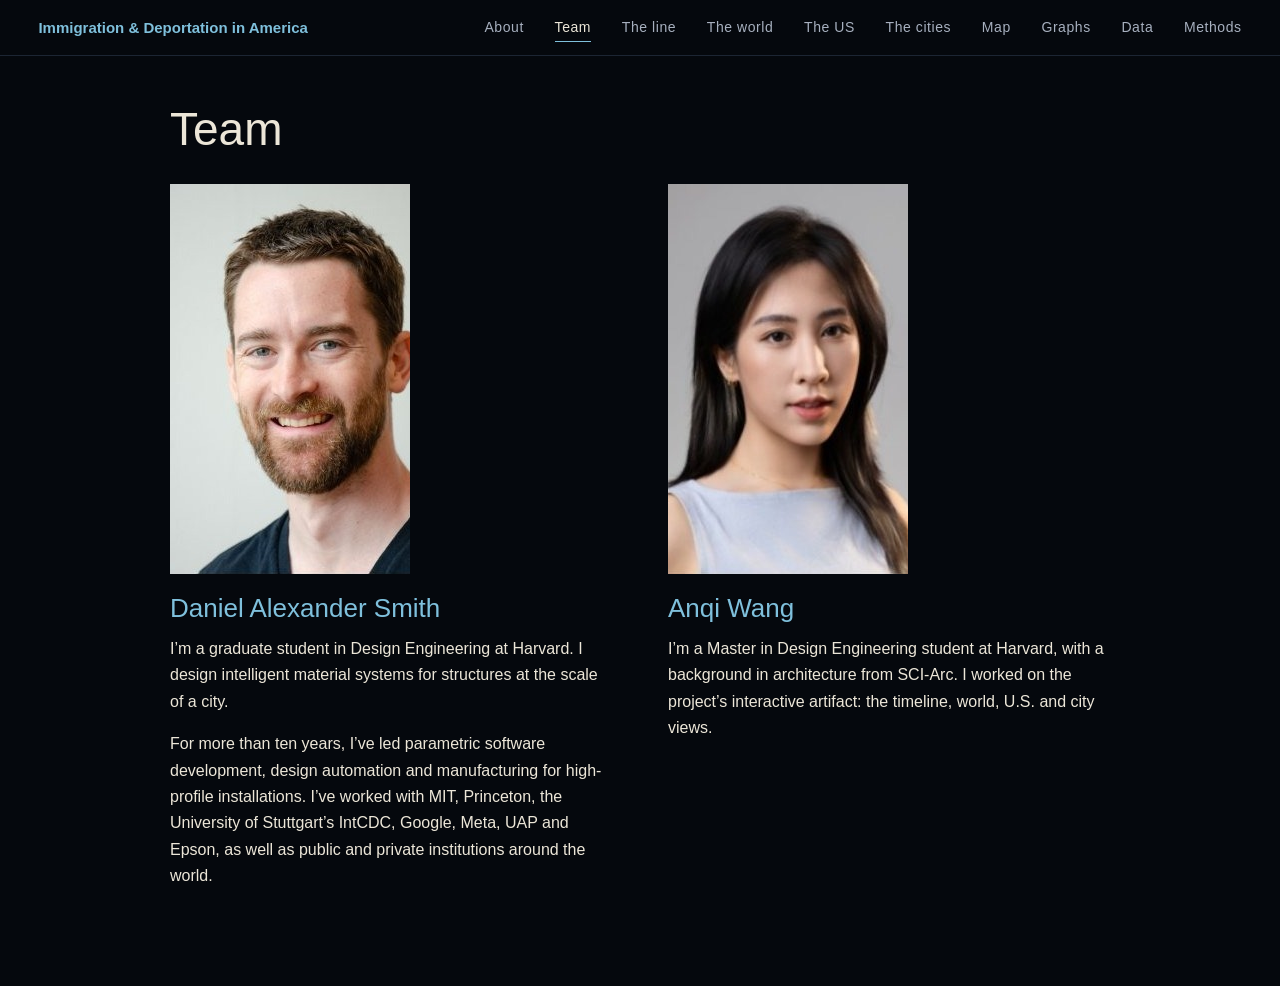
<file: team.html>
<!doctype html>
<html lang="en"><head><meta charset="utf-8"><meta name="viewport" content="width=device-width,initial-scale=1">
<title>Team · Immigration &amp; Deportation in America</title>
<link rel="stylesheet" href="css/site.css?v=20261027a">
<style>
.team{display:grid;grid-template-columns:repeat(auto-fit,minmax(260px,1fr));gap:48px 56px;margin-top:8px}
.person{min-width:0}
.person img{display:block;width:100%;max-width:240px;aspect-ratio:295/390;object-fit:cover;margin-bottom:18px}
.person h2{margin:0 0 12px}
.person p{color:var(--ink)}
</style></head><body>
<nav class="nav" aria-label="Site"><a class="back" href="https://anqiwang.framer.website/all-projects" hidden>← Portfolio</a><a class="brand" href="index.html">Immigration &amp; Deportation in America</a>
<ul><li><a class="link" href="index.html">About</a></li><li><a class="link" href="team.html" aria-current="page">Team</a></li><li><a class="link" href="artifact.html#line" data-c="line">The line</a></li><li><a class="link" href="artifact.html#world" data-c="world">The world</a></li><li><a class="link" href="artifact.html#us" data-c="us">The US</a></li><li><a class="link" href="artifact.html#city" data-c="city">The cities</a></li><li><a class="link" href="map.html">Map</a></li><li><a class="link" href="graphs.html">Graphs</a></li><li><a class="link" href="data.html">Data</a></li><li><a class="link" href="methods.html">Methods</a></li></ul></nav><script>/* a visitor who came from the portfolio keeps a way back to it on every page */(function(){try{if(/anqiwang\.framer\.website/.test(document.referrer))sessionStorage.setItem("wawFromPortfolio","1");if(sessionStorage.getItem("wawFromPortfolio"))document.querySelector(".nav .back").hidden=false}catch(e){}})()</script>
<main class="page" style="max-width:980px">
<h1>Team</h1>
<div class="team">
<section class="person"><img src="images/daniel.jpg" alt="Daniel Alexander Smith" width="295" height="390">
<h2>Daniel Alexander Smith</h2>
<p>I’m a graduate student in Design Engineering at Harvard. I design intelligent material systems for structures at the scale of a city.</p>
<p>For more than ten years, I’ve led parametric software development, design automation and manufacturing for high-profile installations. I’ve worked with MIT, Princeton, the University of Stuttgart’s IntCDC, Google, Meta, UAP and Epson, as well as public and private institutions around the world.</p></section>
<section class="person"><img src="images/anqi.jpg" alt="Anqi Wang" width="302" height="390">
<h2>Anqi Wang</h2>
<p>I’m a Master in Design Engineering student at Harvard, with a background in architecture from SCI-Arc. I worked on the project’s interactive artifact: the timeline, world, U.S. and city views.</p></section>
</div>
</main>
</body></html>
</file>
<file: css/site.css>
/* Shared by every page: type, colours and the navbar. Every page is dark like the artifact: near-black ground,
   warm white text, the artifact's blue for headings and accents. */
:root{--font:'Century Gothic', CenturyGothic, AppleGothic, 'URW Gothic', sans-serif;--red:#7fc0dc;--blue:#7fc0dc;--blue2:#3d8fb3;
  --bg:#05080d;--ink:#ece6d8;--ink2:#a7b0bf;--ink3:#66738a;--rule:#1c2533;--nav-h:56px}
body.dark{--bg:#05080d;--ink:#ece6d8;--ink2:#a7b0bf;--ink3:#66738a;--rule:#1c2533}
*,*::before,*::after{box-sizing:border-box}
html,body{margin:0}
body{background:var(--bg);color:var(--ink);font:300 16px/1.65 var(--font)}
a{color:inherit}
.page a{color:var(--blue);text-decoration-color:rgba(127,192,220,.4);text-underline-offset:3px}
.page a:hover{text-decoration-color:var(--blue)}
[hidden]{display:none!important}

/* ---- navbar: the site's name on the left, the pages on the right */
.nav{position:fixed;inset:0 0 auto 0;z-index:100;height:var(--nav-h);display:flex;align-items:center;justify-content:space-between;gap:16px;
  padding:0 clamp(16px,3vw,40px);background:var(--bg);border-bottom:1px solid var(--rule)}
.nav .brand{font:700 15px/1.2 var(--font);color:var(--blue);text-decoration:none;white-space:nowrap;overflow:hidden;text-overflow:ellipsis;min-width:0}
.nav ul{display:flex;gap:clamp(14px,2.4vw,32px);list-style:none;margin:0;padding:0}
.nav a.link{font:400 14px/1 var(--font);letter-spacing:.04em;text-decoration:none;color:var(--ink2);padding:6px 0;border-bottom:1px solid transparent}
.nav a.link:hover{color:var(--ink)}
.nav a.link[aria-current=page]{color:var(--ink);border-bottom-color:var(--blue)}
.nav a:focus-visible{outline:2px solid var(--blue);outline-offset:4px}
.nav{justify-content:flex-start}.nav .brand{margin-right:auto}
.nav .back{flex:none;font:400 13px/1 var(--font);letter-spacing:.04em;color:var(--ink);text-decoration:none;padding:7px 12px;border:1px solid rgba(236,230,216,.28);border-radius:99px;transition:background .25s,color .25s}
.nav .back:hover{background:var(--ink);color:var(--bg)}
.nav ul{flex:none}
@media (max-width:1240px){.nav .brand{display:none}.nav ul{margin-left:auto}}   /* ten links: below this width the links get the bar */
@media (max-width:760px){.nav{gap:12px}.nav ul{flex:1 1 auto;min-width:0;gap:16px;overflow-x:auto;scrollbar-width:none;-webkit-mask-image:linear-gradient(90deg,#000 88%,transparent)}.nav ul::-webkit-scrollbar{display:none}
  .nav a.link{font-size:13px;white-space:nowrap}.nav .back{font-size:12px;padding:6px 10px}}

/* ---- text pages (About, Team, Data, Methods): one readable column under the navbar */
.page{max-width:760px;margin:0 auto;padding:calc(var(--nav-h) + 48px) 20px 80px}
.page h1{font:400 clamp(30px,4.4vw,46px)/1.12 var(--font);color:var(--ink);margin:0 0 28px;text-wrap:balance}
.page h2{font:400 clamp(20px,2.4vw,26px)/1.25 var(--font);color:var(--blue);margin:48px 0 14px}
.page h3{font:700 15px/1.4 var(--font);color:var(--ink);margin:26px 0 6px}
.page p{margin:0 0 1em}
.page ul{margin:0 0 1em;padding-left:1.2em}.page li{margin:0 0 .5em}
.page .lede{font-size:19px;color:var(--ink)}
.page b,.page strong{font-weight:700;color:var(--ink)}
</file>
<file: css/graphs.css>
/* The Graphs page: the line, then three stacked-area charts that open into their parts */
.graphs{max-width:1240px;margin:0 auto;padding:calc(var(--nav-h) + 36px) clamp(16px,3vw,40px) 96px}
.g{margin:0 0 96px;scroll-margin-top:calc(var(--nav-h) + 24px)}
.g h1,.g h2{font:400 clamp(22px,2.6vw,30px)/1.2 var(--font);margin:0 0 18px;text-wrap:balance}
.g .sub{color:var(--ink2);font-size:14px;margin:0 0 18px;max-width:75ch}
.g .note{color:var(--ink3);font-size:12px;line-height:1.5;margin:10px 0 0;max-width:110ch}
.cue{display:inline-block;margin-top:28px;color:var(--ink2);font-size:14px;text-decoration:none;border-bottom:1px solid var(--rule)}
.cue:hover{color:var(--ink)}
.chart{position:relative;width:100%}
.chart svg{display:block;overflow:visible}
.chart text{font-family:var(--font);fill:var(--ink3);font-size:11px}
.tip{position:absolute;z-index:5;pointer-events:none;background:rgba(5,8,13,.94);border:1px solid var(--rule);padding:8px 11px;font:12px/1.5 var(--font);color:var(--ink);min-width:150px;opacity:0;transition:opacity .12s;white-space:nowrap}
.tip b{display:block;font-weight:700;font-size:13px}
.tip span{color:var(--ink2)}

/* stacked charts */
.ctrl{display:flex;flex-wrap:wrap;gap:10px 18px;align-items:center;margin:0 0 14px}
.seg{display:inline-flex;border:1px solid var(--rule)}
.seg button{font:12px var(--font);letter-spacing:.04em;color:var(--ink2);background:none;border:0;padding:6px 12px;cursor:pointer}
.seg button+button{border-left:1px solid var(--rule)}
.seg button[aria-pressed=true]{background:var(--ink);color:var(--bg)}
.seg button:focus-visible,.back:focus-visible,.leg button:focus-visible{outline:2px solid var(--red);outline-offset:2px}
.body{display:flex;gap:28px;align-items:flex-start}
.plot{flex:1;min-width:0;position:relative}
.back{position:absolute;right:12px;top:0;z-index:4;font:12px var(--font);color:var(--ink);background:rgba(5,8,13,.8);border:1px solid var(--rule);padding:5px 10px;cursor:pointer}
.back:hover{border-color:var(--ink2)}
.band{transition:opacity .2s, filter .2s;cursor:default}
.band.can{cursor:pointer}
.band.hi{filter:brightness(1.35) saturate(1.1)}
.leg{flex:0 0 250px;min-width:0;font-size:12.5px}
.leg h3{font:700 13px/1.3 var(--font);margin:0 0 10px;color:var(--ink)}
.leg h3 span{display:block;font-weight:400;font-size:11px;color:var(--ink3);margin-top:2px}
.leg .list{max-height:380px;overflow:auto;padding-right:6px;scrollbar-width:thin;scrollbar-color:rgba(236,230,216,.25) transparent}
.leg button{display:flex;gap:9px;align-items:flex-start;width:100%;text-align:left;font:12.5px/1.35 var(--font);color:var(--ink);background:none;border:0;padding:4px 0;cursor:pointer;transition:opacity .2s}
.leg button i{flex:0 0 12px;height:12px;margin-top:2px;border-radius:2px}
.leg button span{min-width:0}
.leg button em{display:block;font-style:normal;color:var(--ink3);font-size:11px;margin-top:2px;white-space:normal}
.leg button.dim{opacity:.35}
.leg .hint{color:var(--ink3);font-size:11px;margin:12px 0 0}
@media (max-width:820px){.leg{display:none}}   /* too narrow for the legend beside the chart: it goes, rather than dropping below; hover still names each band */
</file>
<file: css/map.css>
/* The Map page: the US map, the globe and the globes by category share one view under the navbar */
body.mappage{overflow:hidden;height:100vh}
#gl,#ov,#states{position:fixed;left:0;right:0;top:var(--nav-h);bottom:0}
#gl,#ov{width:100%;height:calc(100% - var(--nav-h));display:block}
#gl{z-index:1;opacity:0;transition:opacity .3s}
#states{z-index:2;pointer-events:none}
#smc{position:absolute;inset:0;width:100%;height:100%;cursor:default;pointer-events:auto}#smc.pan{cursor:grab}#smc.pan:active{cursor:grabbing}#smc.on{cursor:pointer}
#ov{z-index:3;pointer-events:none}
.mui{position:fixed;z-index:10}
#loading{left:50%;top:50%;transform:translate(-50%,-50%);color:var(--ink2);font-size:14px;margin:0}


/* the levels, at the top of the view, centred under the navbar */
#levels{left:50%;transform:translateX(-50%);top:calc(var(--nav-h) + 12px);display:flex;align-items:center;gap:0;flex-wrap:nowrap;white-space:nowrap}
#levels button{font:12px var(--font);letter-spacing:.06em;color:var(--ink2);background:rgba(5,8,13,.7);border:1px solid var(--rule);padding:7px 12px;cursor:pointer}
#levels button+button{border-left:0}
#levels button[aria-pressed=true]{background:var(--ink);color:var(--bg)}
#levels button:focus-visible{outline:2px solid var(--red);outline-offset:2px}
#hint{margin-left:14px;font-size:12px;color:var(--ink3)}

/* the legend, a strip along the bottom: the place in view, then each group's layers in a row with that place's numbers, then the timeline */
#legend{left:0;right:0;bottom:0;display:flex;align-items:center;gap:6px 22px;flex-wrap:wrap;background:rgba(5,8,13,.88);border-top:1px solid rgba(236,230,216,.14);padding:8px clamp(12px,2.4vw,32px) 10px;max-height:40vh;overflow:auto}
#legrows{display:flex;align-items:center;gap:6px 22px;flex-wrap:wrap;flex:1 1 auto;min-width:0}
#legend .lh{display:flex;flex-direction:column;min-width:110px;padding-right:14px;border-right:1px solid rgba(236,230,216,.14)}
#legend .lh b{font:400 16px/1.2 var(--font);color:#fff;white-space:nowrap}
#legend .lh span{font-size:10.5px;color:var(--ink3)}
#legend .lg{display:flex;align-items:center;flex-wrap:wrap;gap:2px 4px}
#legend button{display:inline-flex;align-items:center;gap:6px;background:none;border:0;padding:3px 6px;cursor:pointer;font:400 12px var(--font);color:var(--ink);text-align:left;white-space:nowrap;transition:opacity .2s}
#legend button:hover{background:rgba(236,230,216,.06)}#legend button:focus-visible{outline:1px solid var(--ink)}
#legend button.grp{font-weight:700;letter-spacing:.04em;padding-right:8px}
#legend button.grp b{font-weight:700}
#legend button.grp[aria-pressed=true]{color:#fff}#legend button.grp[aria-pressed=true] b{text-decoration:underline;text-underline-offset:4px;text-decoration-color:var(--red)}
#legend i{width:7px;height:7px;flex:none}
#legend em{font-style:normal;font-size:11.5px;color:var(--ink2);font-variant-numeric:tabular-nums;margin-left:2px}
#legend button.off{opacity:.35}#legend button.off i{background:none!important;outline:1px solid var(--ink2)}
#legend .sc{display:flex;align-items:center;gap:10px;width:clamp(160px,18vw,260px)}
#legend .sc input{flex:1;accent-color:#8fd3ff;cursor:pointer;margin:0}
#legend .sc b{font:400 12px var(--font);color:var(--ink);min-width:32px;text-align:right;font-variant-numeric:tabular-nums}
#legunit{font-size:10.5px;color:var(--ink3);margin:0;white-space:nowrap}
#legunit .ly{color:var(--ink2);margin-right:14px}   /* the globes' years, on the same line as the dot scale */

/* the legend carries every number; the state panel, the country panel and the country tip are not shown */
#smpanel,#cpanel,#ctip{display:none!important}
#smtip{position:absolute;pointer-events:none;font:400 12px/1.5 var(--font);color:#fff;letter-spacing:.06em;opacity:0;transition:opacity .15s;background:rgba(5,8,13,.85);padding:5px 9px;border-radius:2px}

@media (max-width:760px){#hint{display:none}#levels button{padding:6px 8px;font-size:11px}#legend .lh{border-right:0;min-width:0}}
</file>
